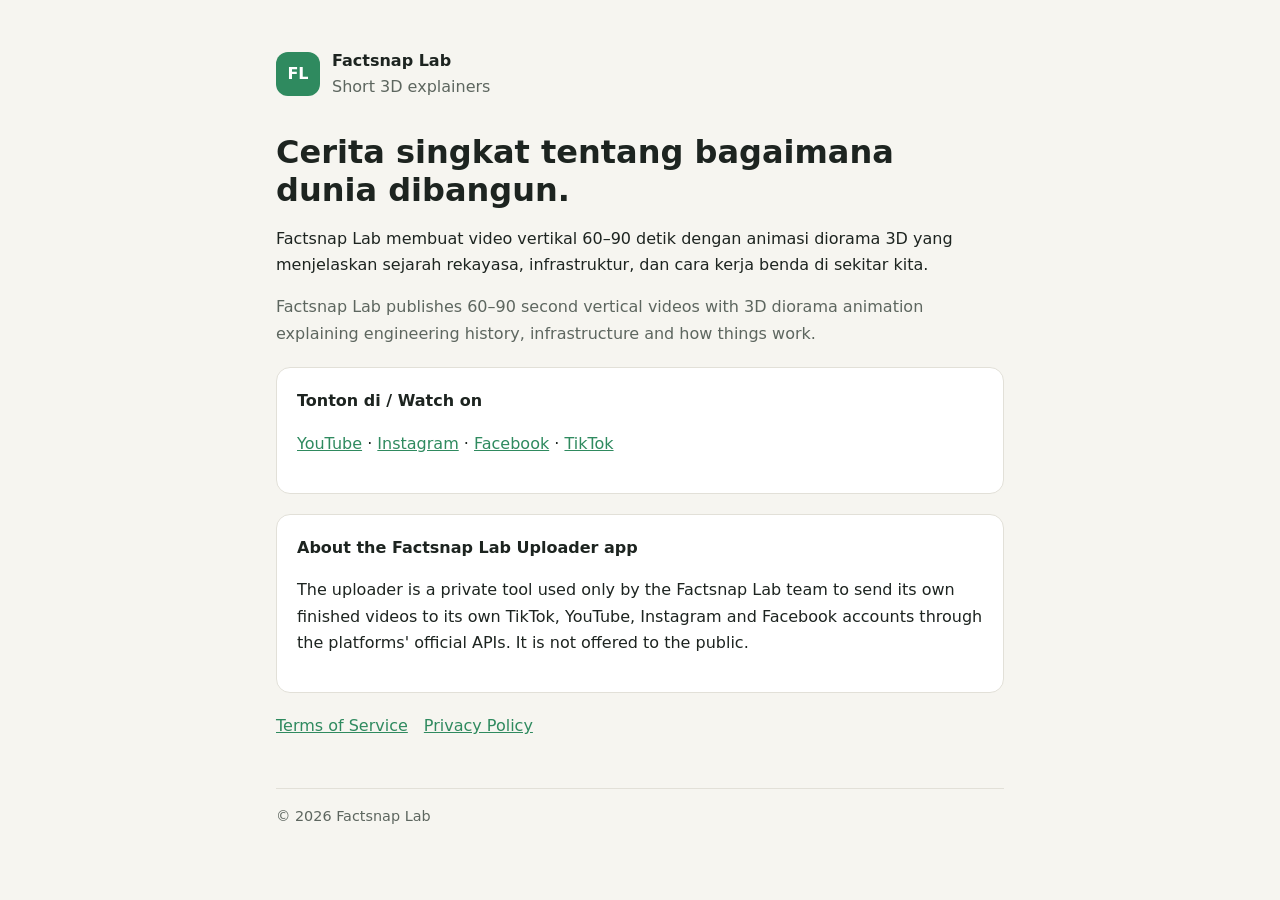
<file: index.html>
<!doctype html><html lang="id"><head><meta charset="utf-8"><meta name="viewport" content="width=device-width,initial-scale=1">
<title>Factsnap Lab</title><meta name="description" content="Factsnap Lab — short animated explainers about engineering, history and how things work."><link rel="stylesheet" href="style.css"></head>
<body><main>
<header><div class="logo">FL</div><div><strong>Factsnap Lab</strong><div class="muted">Short 3D explainers</div></div></header>
<h1>Cerita singkat tentang bagaimana dunia dibangun.</h1>
<p>Factsnap Lab membuat video vertikal 60–90 detik dengan animasi diorama 3D yang menjelaskan sejarah rekayasa, infrastruktur, dan cara kerja benda di sekitar kita.</p>
<p class="muted">Factsnap Lab publishes 60–90 second vertical videos with 3D diorama animation explaining engineering history, infrastructure and how things work.</p>
<div class="card"><strong>Tonton di / Watch on</strong>
<p><a href="https://www.youtube.com/@factsnaplab">YouTube</a> · <a href="https://www.instagram.com/factsnaplab">Instagram</a> · <a href="https://www.facebook.com/profile.php?id=1417151858158690">Facebook</a> · <a href="https://www.tiktok.com/@factsnaplab">TikTok</a></p></div>
<div class="card"><strong>About the Factsnap Lab Uploader app</strong>
<p>The uploader is a private tool used only by the Factsnap Lab team to send its own finished videos to its own TikTok, YouTube, Instagram and Facebook accounts through the platforms' official APIs. It is not offered to the public.</p></div>
<nav><a href="terms.html">Terms of Service</a><a href="privacy.html">Privacy Policy</a></nav>
<footer>© 2026 Factsnap Lab</footer>
</main></body></html>
</file>
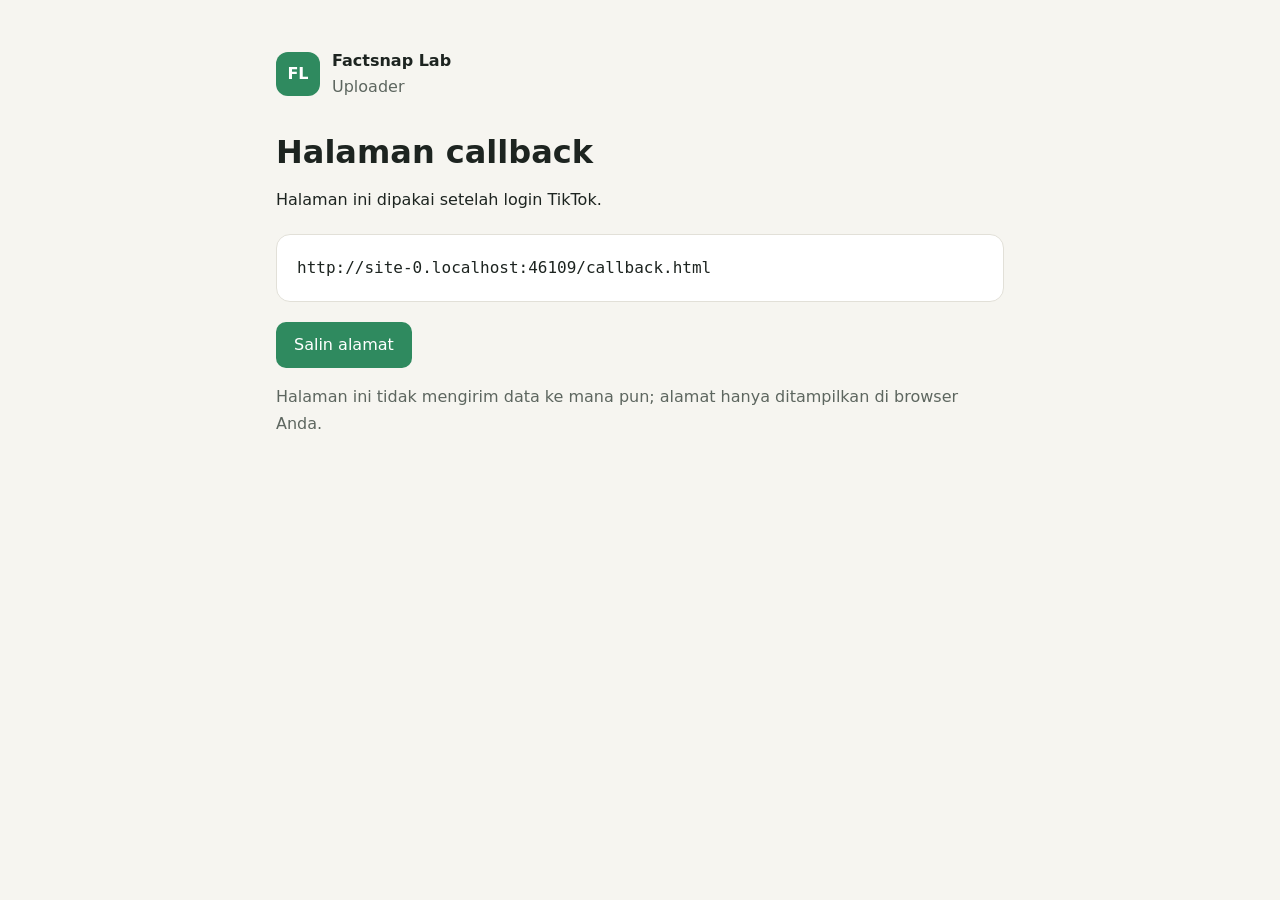
<file: callback.html>
<!doctype html><html lang="id"><head><meta charset="utf-8"><meta name="viewport" content="width=device-width,initial-scale=1">
<meta name="robots" content="noindex"><meta name="referrer" content="no-referrer">
<title>Login selesai</title><link rel="stylesheet" href="style.css"></head>
<body><main>
<header><div class="logo">FL</div><div><strong>Factsnap Lab</strong><div class="muted">Uploader</div></div></header>
<h1 id="title">Login selesai</h1>
<p id="msg">Salin alamat di bawah ini lalu kirim ke asisten Anda (kode ini sekali pakai dan berlaku beberapa menit).</p>
<div class="card"><code id="url" style="word-break:break-all"></code></div>
<p><button id="copy" style="font:inherit;padding:10px 18px;border-radius:10px;border:0;background:var(--accent);color:#fff;cursor:pointer">Salin alamat</button> <span id="ok" class="muted"></span></p>
<p class="muted">Halaman ini tidak mengirim data ke mana pun; alamat hanya ditampilkan di browser Anda.</p>
</main>
<script>
  const href = location.href;
  document.getElementById('url').textContent = href;
  const q = new URLSearchParams(location.search);
  if (q.get('error')) { document.getElementById('title').textContent = 'Login dibatalkan / gagal'; document.getElementById('msg').textContent = 'Kirim alamat ini juga supaya penyebabnya bisa dicek.'; }
  if (!q.get('code') && !q.get('error')) { document.getElementById('title').textContent = 'Halaman callback'; document.getElementById('msg').textContent = 'Halaman ini dipakai setelah login TikTok.'; }
  document.getElementById('copy').onclick = async () => {
    try { await navigator.clipboard.writeText(href); document.getElementById('ok').textContent = 'Tersalin ✓'; }
    catch { document.getElementById('ok').textContent = 'Salin manual dari kotak di atas.'; }
  };
</script>
</body></html>
</file>
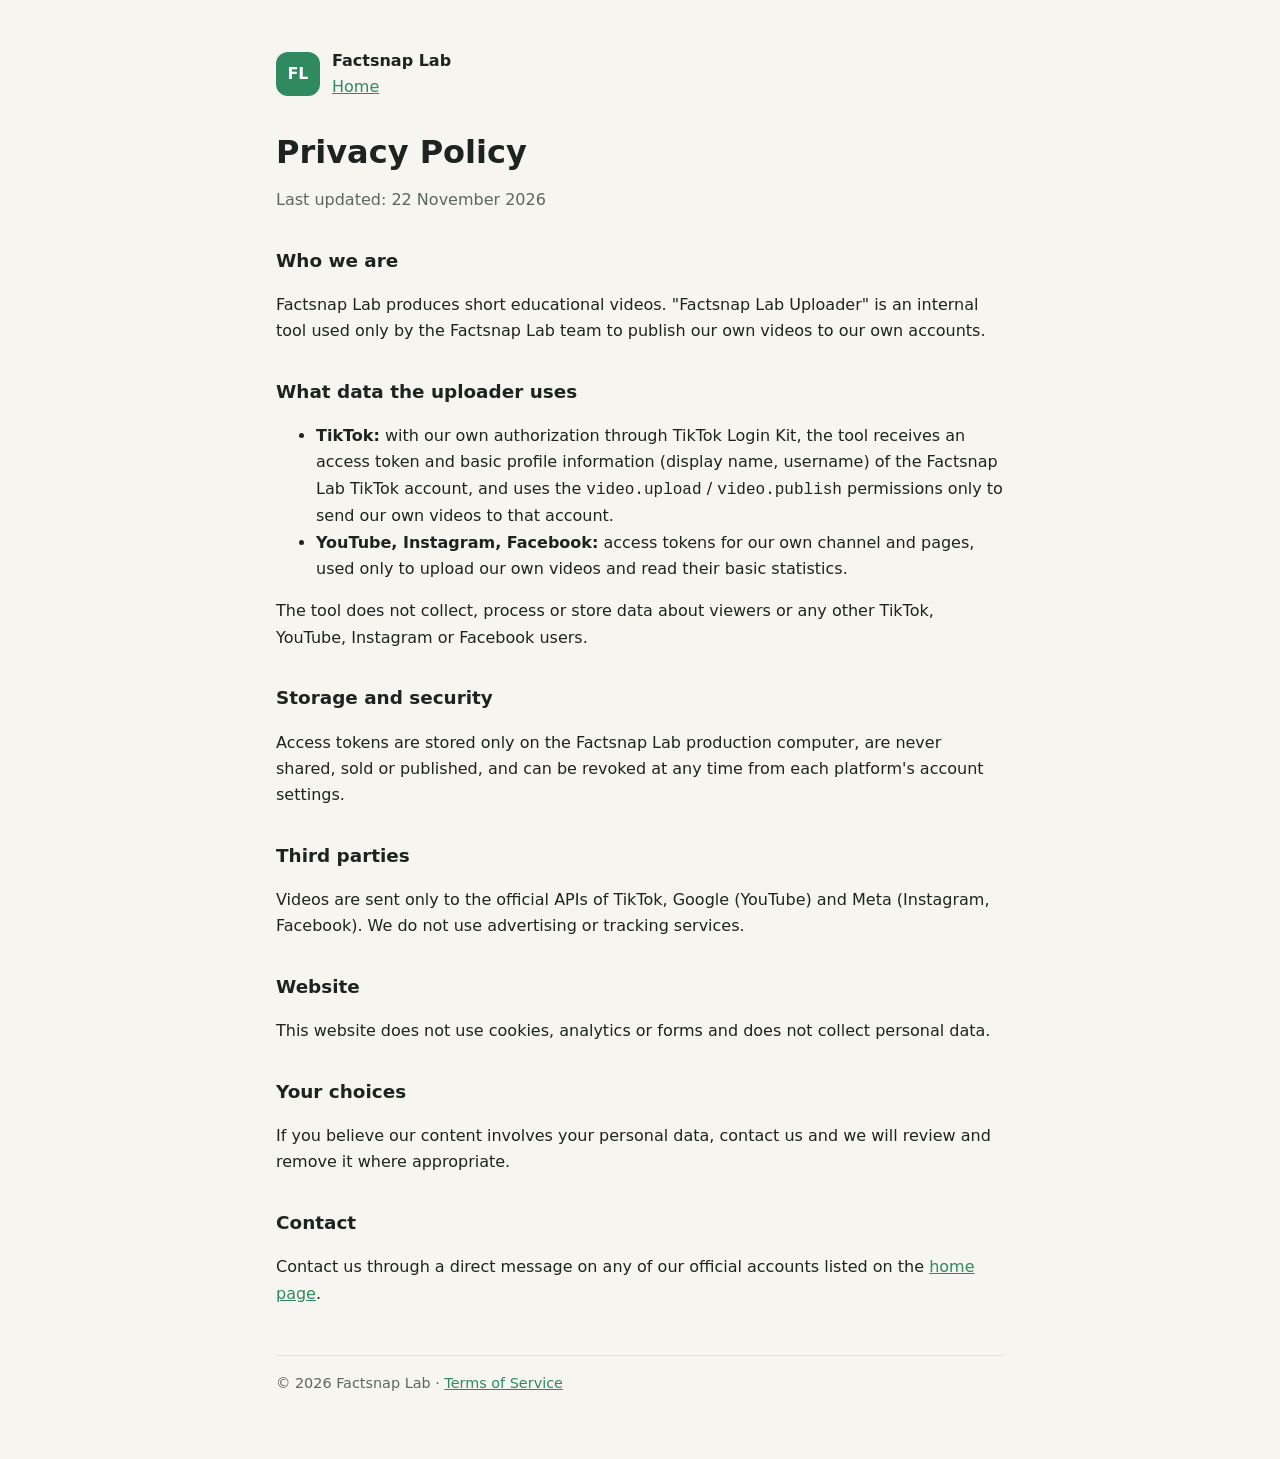
<file: privacy.html>
<!doctype html><html lang="en"><head><meta charset="utf-8"><meta name="viewport" content="width=device-width,initial-scale=1">
<title>Privacy Policy</title><link rel="stylesheet" href="style.css"></head>
<body><main>
<header><div class="logo">FL</div><div><strong>Factsnap Lab</strong><div class="muted"><a href="index.html">Home</a></div></div></header>
<h1>Privacy Policy</h1><p class="muted">Last updated: 22 November 2026</p>
<h2>Who we are</h2><p>Factsnap Lab produces short educational videos. "Factsnap Lab Uploader" is an internal tool used only by the Factsnap Lab team to publish our own videos to our own accounts.</p>
<h2>What data the uploader uses</h2><ul>
<li><strong>TikTok:</strong> with our own authorization through TikTok Login Kit, the tool receives an access token and basic profile information (display name, username) of the Factsnap Lab TikTok account, and uses the <code>video.upload</code> / <code>video.publish</code> permissions only to send our own videos to that account.</li>
<li><strong>YouTube, Instagram, Facebook:</strong> access tokens for our own channel and pages, used only to upload our own videos and read their basic statistics.</li></ul>
<p>The tool does not collect, process or store data about viewers or any other TikTok, YouTube, Instagram or Facebook users.</p>
<h2>Storage and security</h2><p>Access tokens are stored only on the Factsnap Lab production computer, are never shared, sold or published, and can be revoked at any time from each platform's account settings.</p>
<h2>Third parties</h2><p>Videos are sent only to the official APIs of TikTok, Google (YouTube) and Meta (Instagram, Facebook). We do not use advertising or tracking services.</p>
<h2>Website</h2><p>This website does not use cookies, analytics or forms and does not collect personal data.</p>
<h2>Your choices</h2><p>If you believe our content involves your personal data, contact us and we will review and remove it where appropriate.</p>
<h2>Contact</h2><p>Contact us through a direct message on any of our official accounts listed on the <a href="index.html">home page</a>.</p>
<footer>© 2026 Factsnap Lab · <a href="terms.html">Terms of Service</a></footer>
</main></body></html>
</file>
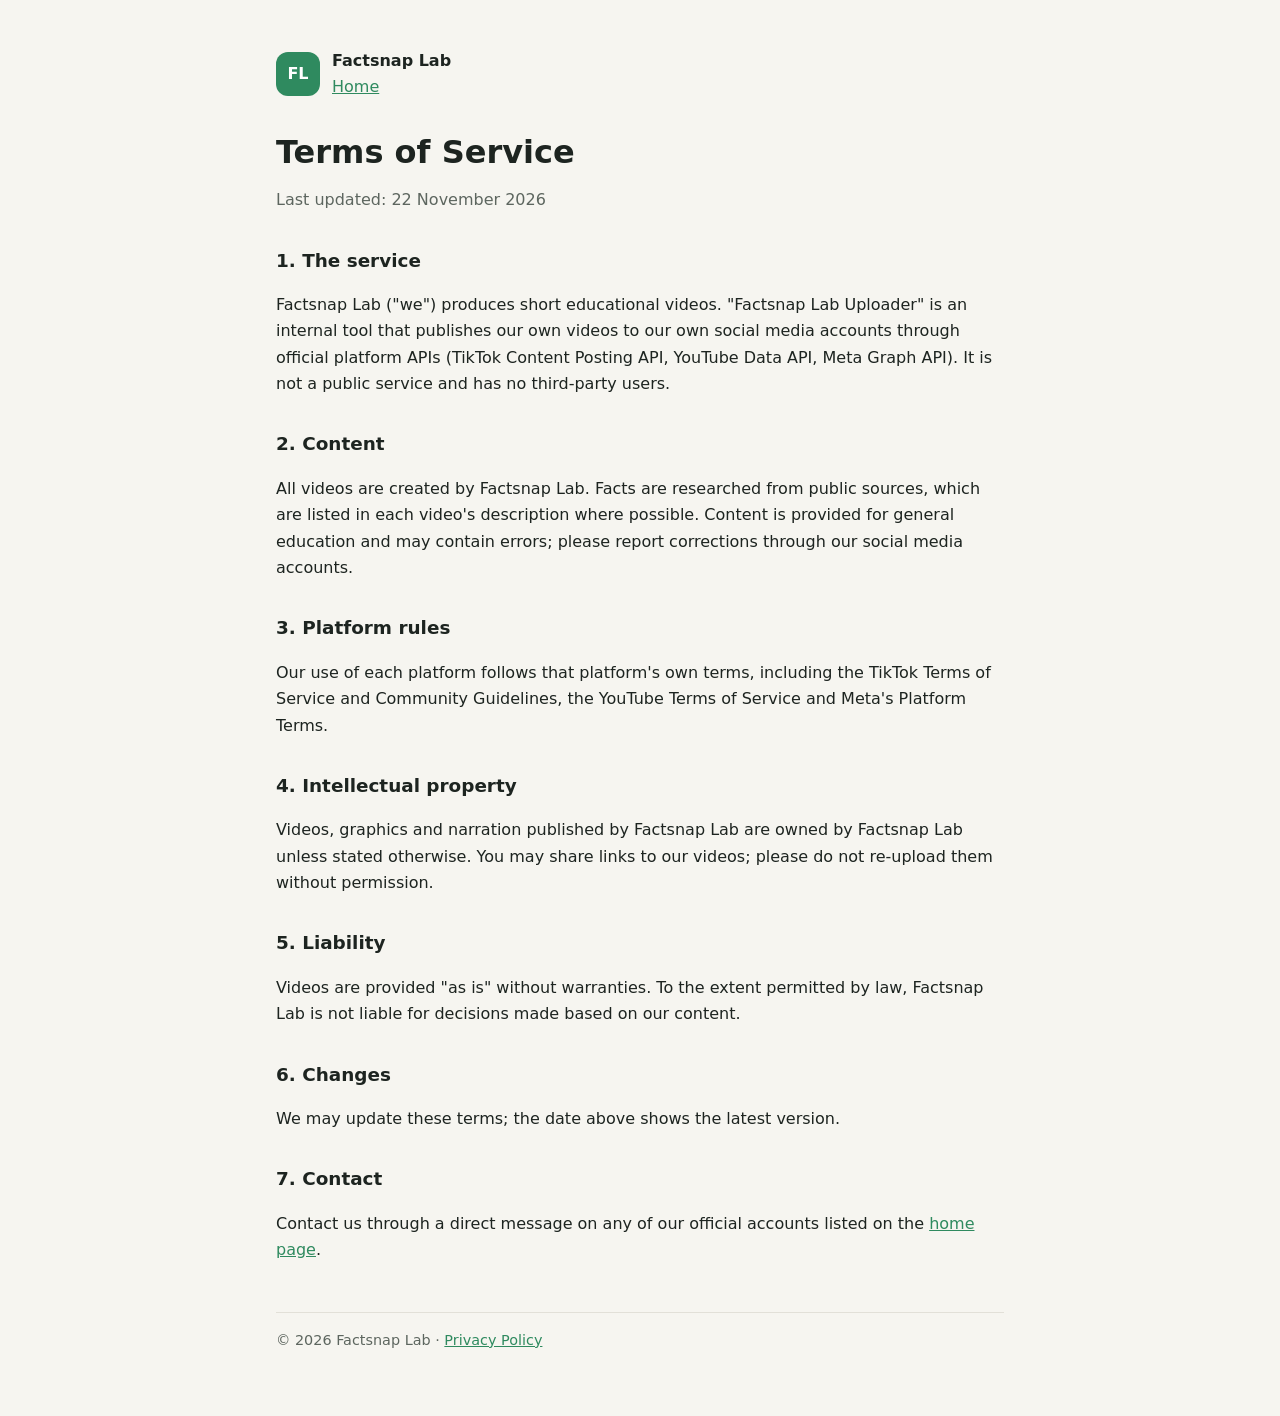
<file: terms.html>
<!doctype html><html lang="en"><head><meta charset="utf-8"><meta name="viewport" content="width=device-width,initial-scale=1">
<title>Terms of Service</title><link rel="stylesheet" href="style.css"></head>
<body><main>
<header><div class="logo">FL</div><div><strong>Factsnap Lab</strong><div class="muted"><a href="index.html">Home</a></div></div></header>
<h1>Terms of Service</h1><p class="muted">Last updated: 22 November 2026</p>
<h2>1. The service</h2><p>Factsnap Lab ("we") produces short educational videos. "Factsnap Lab Uploader" is an internal tool that publishes our own videos to our own social media accounts through official platform APIs (TikTok Content Posting API, YouTube Data API, Meta Graph API). It is not a public service and has no third-party users.</p>
<h2>2. Content</h2><p>All videos are created by Factsnap Lab. Facts are researched from public sources, which are listed in each video's description where possible. Content is provided for general education and may contain errors; please report corrections through our social media accounts.</p>
<h2>3. Platform rules</h2><p>Our use of each platform follows that platform's own terms, including the TikTok Terms of Service and Community Guidelines, the YouTube Terms of Service and Meta's Platform Terms.</p>
<h2>4. Intellectual property</h2><p>Videos, graphics and narration published by Factsnap Lab are owned by Factsnap Lab unless stated otherwise. You may share links to our videos; please do not re-upload them without permission.</p>
<h2>5. Liability</h2><p>Videos are provided "as is" without warranties. To the extent permitted by law, Factsnap Lab is not liable for decisions made based on our content.</p>
<h2>6. Changes</h2><p>We may update these terms; the date above shows the latest version.</p>
<h2>7. Contact</h2><p>Contact us through a direct message on any of our official accounts listed on the <a href="index.html">home page</a>.</p>
<footer>© 2026 Factsnap Lab · <a href="privacy.html">Privacy Policy</a></footer>
</main></body></html>
</file>
<file: style.css>
:root{--bg:#f6f5f0;--fg:#1d2420;--muted:#5d665f;--accent:#2f8a5f;--card:#fff;--line:#e2e0d8}
@media (prefers-color-scheme:dark){:root{--bg:#141815;--fg:#e9ece8;--muted:#a3aca5;--accent:#5cc28f;--card:#1c211d;--line:#2c332e}}
*{box-sizing:border-box}body{margin:0;background:var(--bg);color:var(--fg);font:16px/1.65 system-ui,-apple-system,"Segoe UI",sans-serif}
main{max-width:760px;margin:0 auto;padding:48px 16px 64px}
header{display:flex;gap:12px;align-items:center;margin-bottom:32px}
.logo{width:44px;height:44px;border-radius:12px;background:var(--accent);color:#fff;display:grid;place-items:center;font-weight:800}
h1{font-size:2rem;line-height:1.2;margin:0 0 8px}h2{font-size:1.15rem;margin:32px 0 8px}
a{color:var(--accent)}p,li{color:var(--fg)}.muted{color:var(--muted)}
.card{background:var(--card);border:1px solid var(--line);border-radius:14px;padding:20px;margin:20px 0}
nav a{margin-right:16px}footer{margin-top:48px;border-top:1px solid var(--line);padding-top:16px;font-size:.9rem;color:var(--muted)}
</file>
